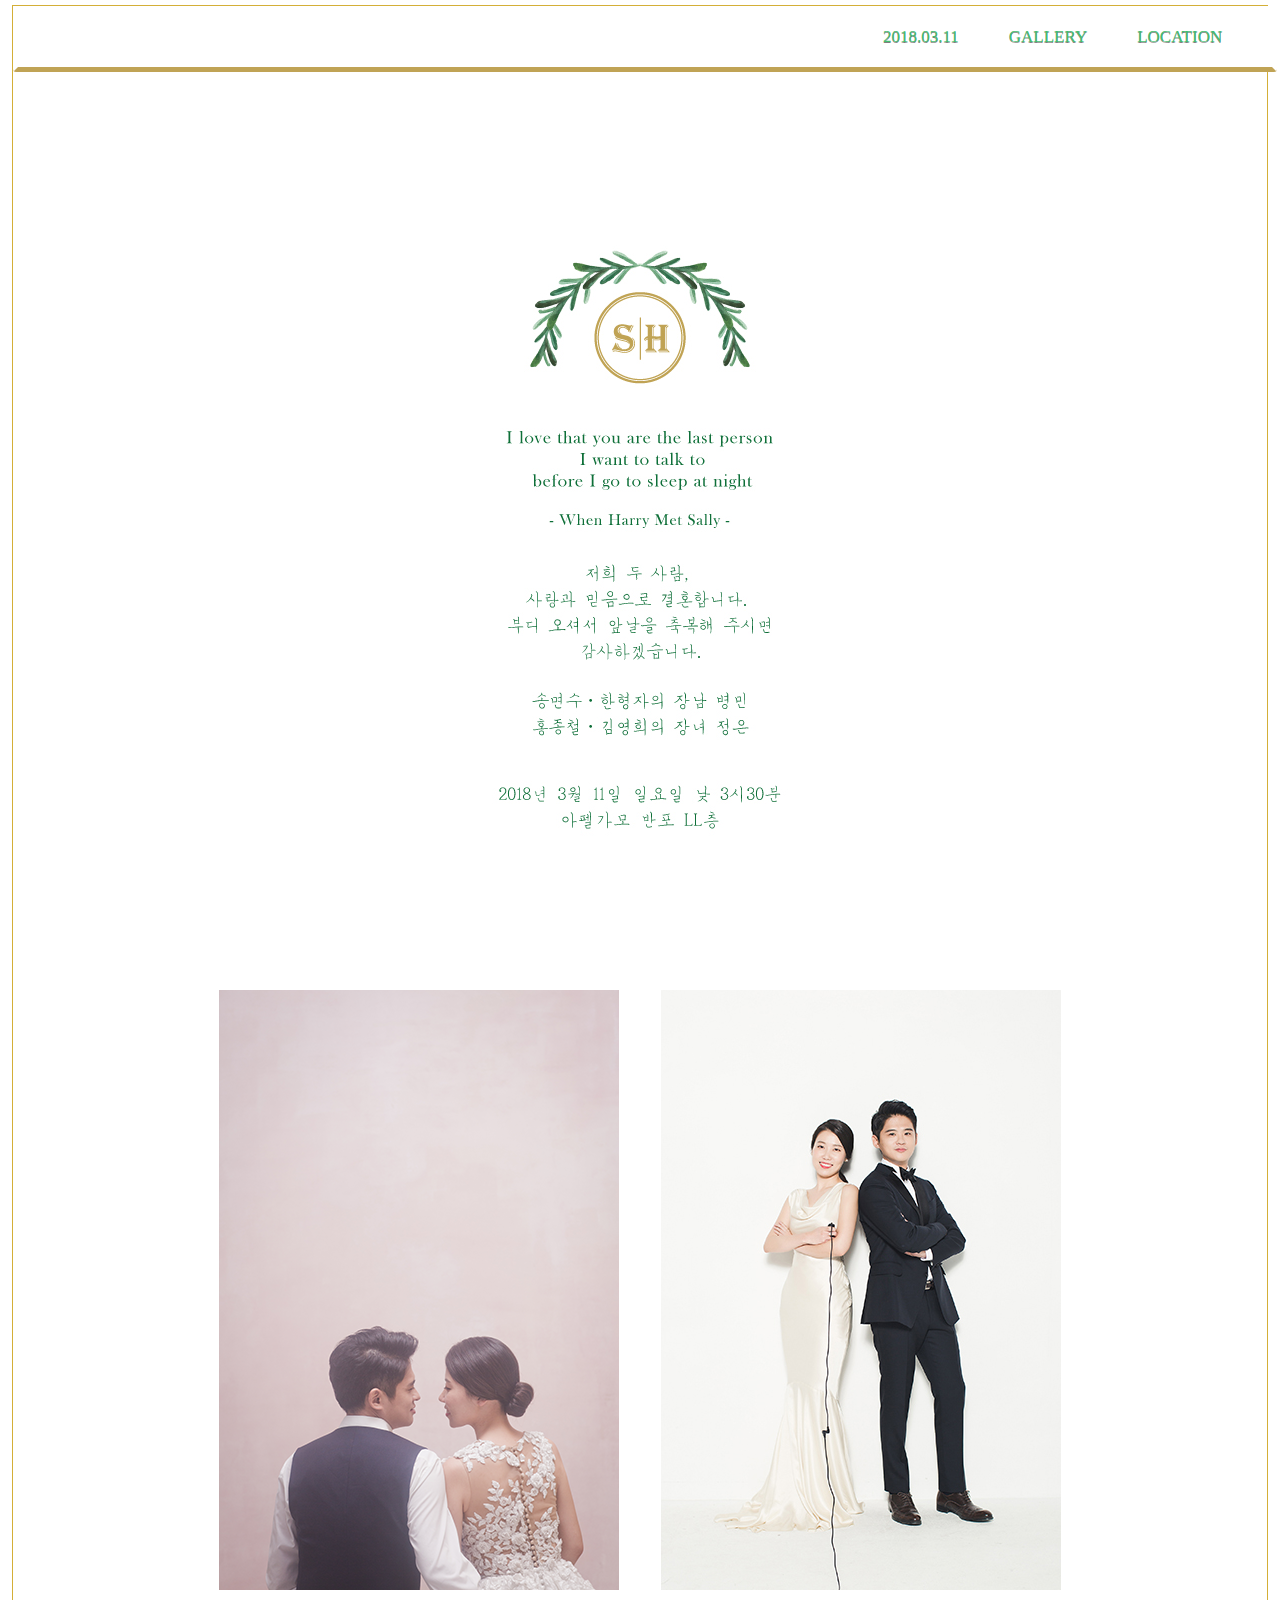
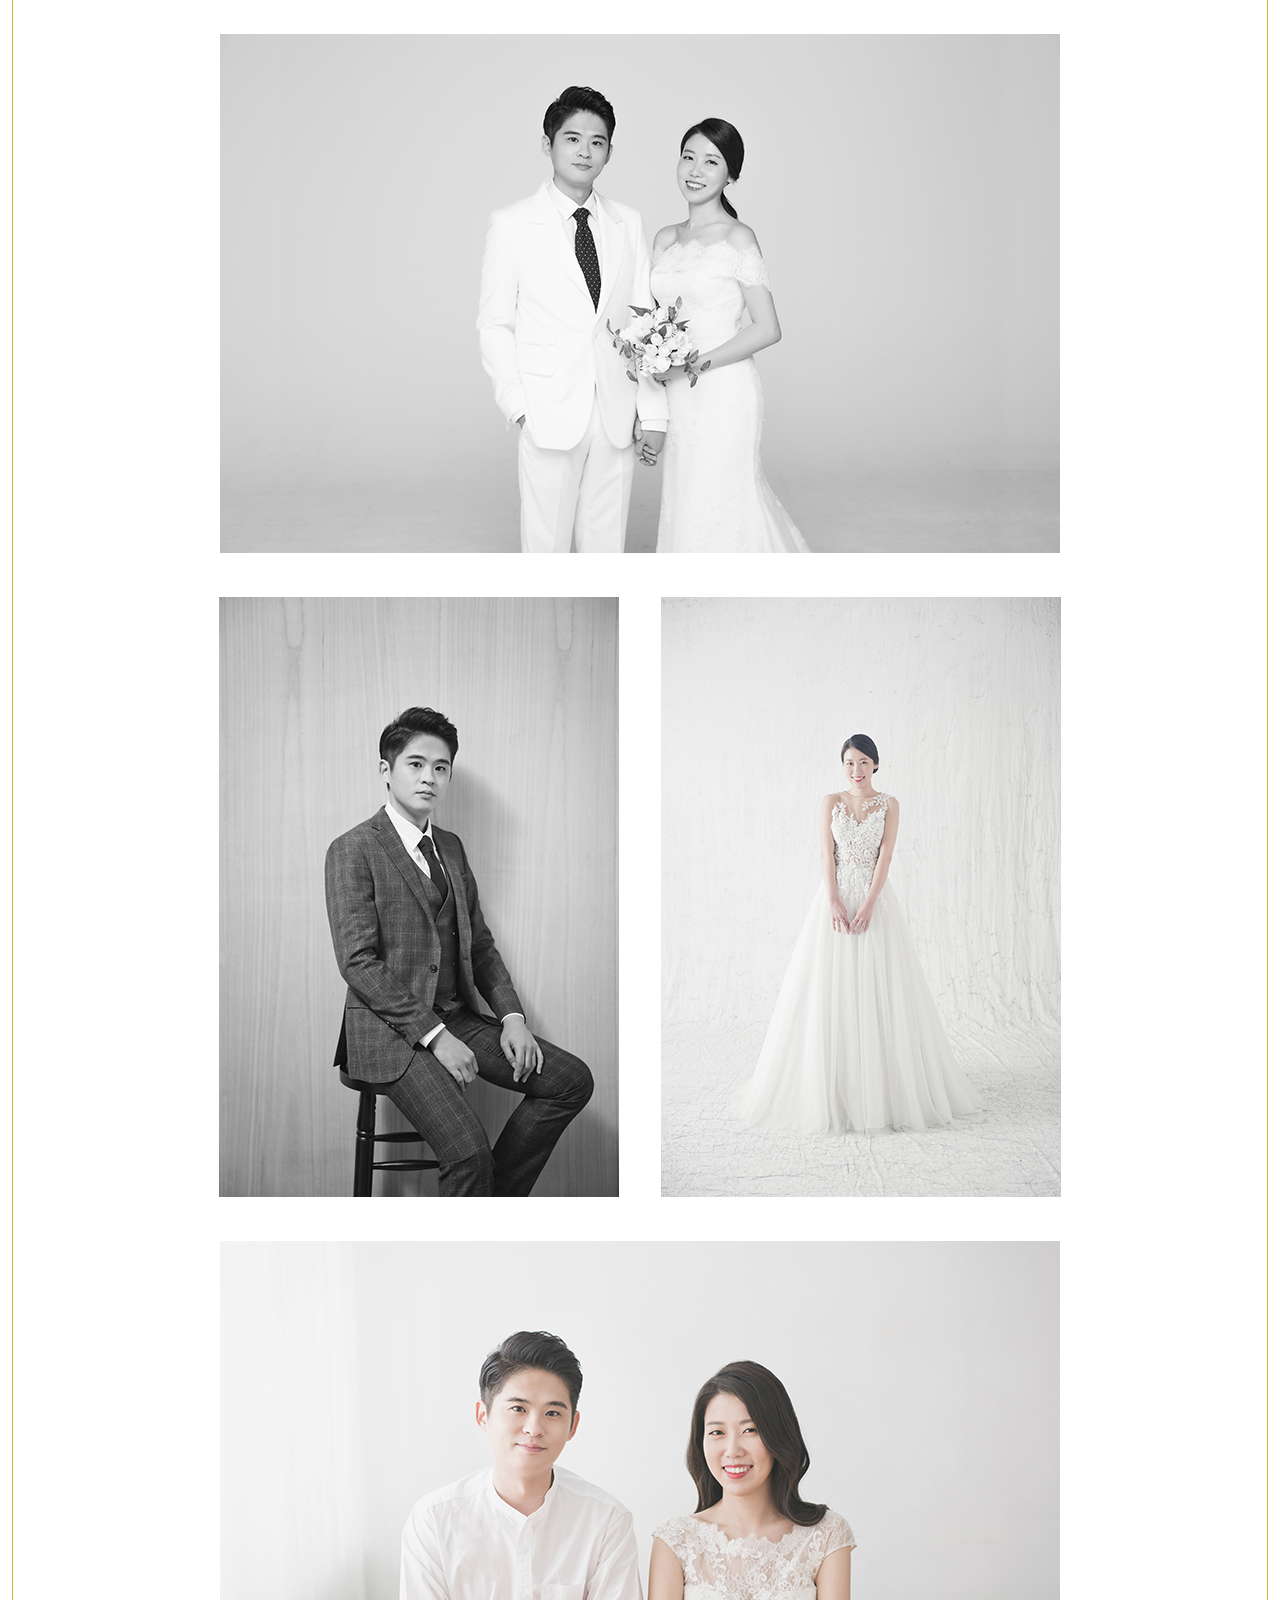
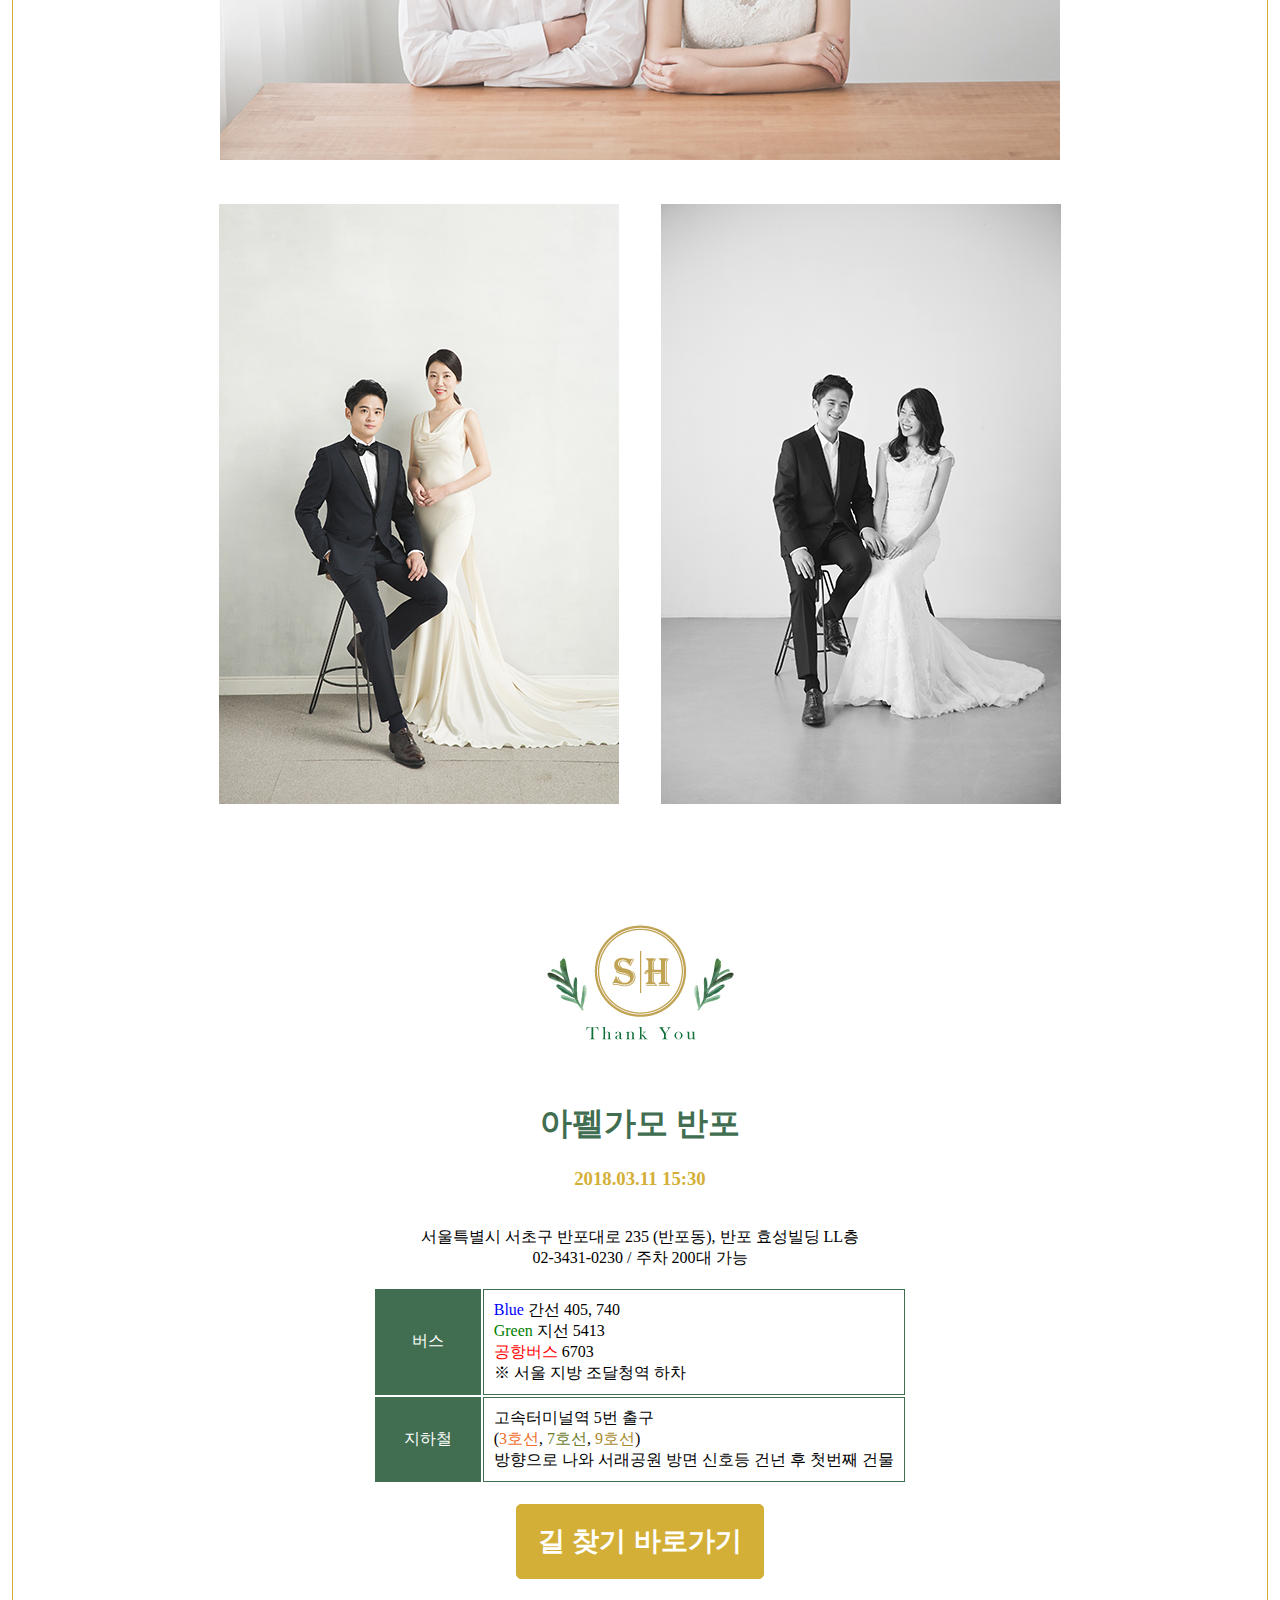
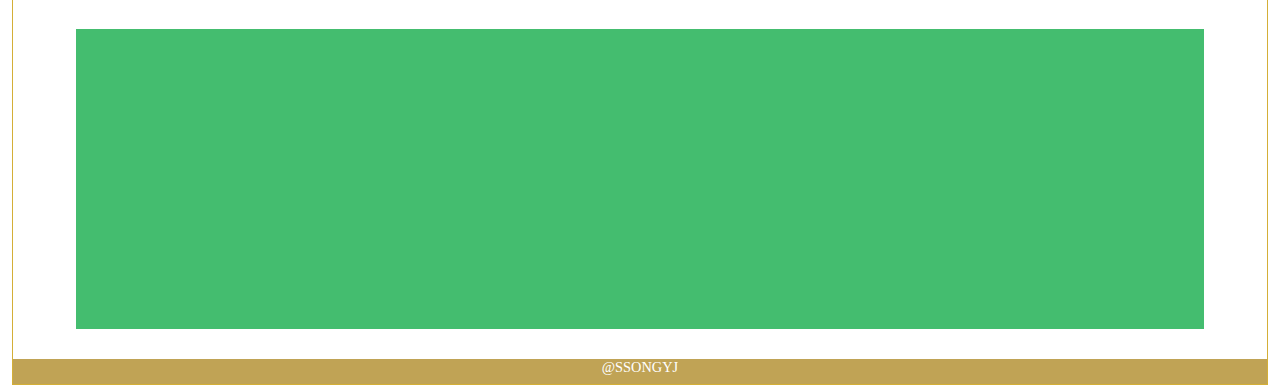
<file: index.html>
<!DOCTYPE html>
<html>
<head>
  <meta http-equiv="Content-Type" content="text/html; charset=UTF-8"/>
  <meta name="viewport" content="width=device-width">
  <title>2018.03.11</title>
  <link href="css/style.css" type="text/css" rel="stylesheet" />
  <script type="text/javascript" src="//dapi.kakao.com/v2/maps/sdk.js?appkey=b0bb13ea002a02ebdb988fb5363ca50b"></script>
  <script src="js/jquery-3.3.1.js" ></script>
  <script src="js/common.js"></script>
  <!-- Global site tag (gtag.js) - Google Analytics -->
  <script async src="https://www.googletagmanager.com/gtag/js?id=UA-113486995-1"></script>
  <script>
    window.dataLayer = window.dataLayer || [];
    function gtag(){dataLayer.push(arguments);}
    gtag('js', new Date());
    gtag('config', 'UA-113486995-1');
  </script>
</head>
<body>
  <div id="mndiv" >
    <nav class="menu">
      <a class="toggle-nav">
        <img src="img/mobile.png" style="width:200px;float:right;"/>
      </a>
      <ul class="active">
        <!-- <li class="current-item"><a href="index.html">HOME</a></li> -->
        <li><a href="#home">2018.03.11</a></li>
        <li><a href="#gallery">GALLERY</a></li>
        <li><a href="#location">LOCATION</a></li>
      </ul>
    </nav>
  </div>
  <div id="home" class="container" style="">
    <image src="img/hello_.png"></image>
  </div>
  <div id="gallery" class="container">
    <div class="sub_block">
        <img src="img/pich1.png" id="pich1" class="thumb"
              style="margin-right:19px;"/>

        <!-- <img src="img/pich1_d.png" id="pich1" class="thumb"
             style="margin-right:19px;"
             onmouseover="this.src='img/pich1.png'"
             onmouseout="this.src='img/pich1_d.png'"/> -->

        <img src="img/pich2.png" id="pich2" class="thumb"
              style="margin-left:19px;"/>
    </div>
    <div class="sub_block">
        <img src="img/picw1.png" id="picw1" class="thumb"
              style="margin:40px auto 40px auto;"/>
    </div>
    <div class="sub_block">
      <img src="img/pich3.png" id="pich3" class="thumb"
            style="margin-right:19px;"/>

      <img src="img/pich4.png" id="pich4" class="thumb"
            style="margin-left:19px;"/>
    </div>
    <div class="sub_block">
      <img src="img/picw2.png" id="picw2" class="thumb"
            style="margin:40px auto 40px auto;"/>
    </div>
    <div class="sub_block">
      <img src="img/pich5.png" id="pich5" class="thumb"
            style="margin-right:19px;"/>

      <img src="img/pich6.png" id="pich6" class="thumb"
            style="margin-left:19px;"/>
    </div>
  </div>
  <div id="location" class="container">
    <img src="img/thankyou.png" style="width:213px"/>
    <br />
    <br />
    <div id="address">
      <font color="#416e51">
        <h1>아펠가모 반포</h1>
      </font>
      <font color="#D4AF37">
        <h3>2018.03.11 15:30</h3>
      </font>
      <br />
      서울특별시 서초구 반포대로 235 (반포동), 반포 효성빌딩 LL층
      <br />
      02-3431-0230 / 주차 200대 가능
    </div>
    <br />

    <div style="margin:auto">
      <table style="margin:auto">
        <tr>
          <td class="title">
            버스
          </td>
          <td class="content">
            <font color="blue">Blue</font> 간선 405, 740
            <br />
            <font color="green">Green</font> 지선 5413
            <br />
            <font color="red">공항버스</font> 6703
            <br />
            ※ 서울 지방 조달청역 하차
            <!-- <br />
            반포 효성빌딩 LL층 -->
          </td>
        </tr>
        <tr>
          <td class="title">
            지하철
          </td>
          <td class="content">
            고속터미널역 5번 출구
            <br />
            (<font color="#ef6d29">3호선</font>, <font color="#6b7b2b">7호선</font>, <font color="#a78a2b">9호선</font>)
            <br />
            방향으로 나와 서래공원 방면 신호등 건넌 후 첫번째 건물
            <!-- <br />
            (반포 효성빌딩) LL층 -->
          </td>
        </tr>

      </table>
    </div>
    <a href="http://map.daum.net/link/to/아펠가모반포,37.5009666,127.00333" target="_blank">
       <button><h1>&nbsp;&nbsp;길 찾기 바로가기&nbsp;&nbsp;</h1></button>
    </a>
    <div id="map"></div>

    <script>
      var mapContainer = document.getElementById('map'), // 지도를 표시할 div
          mapOption = {
              center: new daum.maps.LatLng(37.5009666, 127.00333),
              level: 3 // 지도의 확대 레벨
          };

      var map = new daum.maps.Map(mapContainer, mapOption); // 지도를 생성합니다

      // 마커가 표시될 위치입니다
      var markerPosition  = new daum.maps.LatLng(37.5009666, 127.00333);

      // 마커를 생성합니다
      var marker = new daum.maps.Marker({
          position: markerPosition
      });

      // 마커가 지도 위에 표시되도록 설정합니다
      marker.setMap(map);

      // 일반 지도와 스카이뷰로 지도 타입을 전환할 수 있는 지도타입 컨트롤을 생성합니다
      var mapTypeControl = new daum.maps.MapTypeControl();

      // 지도에 컨트롤을 추가해야 지도위에 표시됩니다
      // daum.maps.ControlPosition은 컨트롤이 표시될 위치를 정의하는데 TOPRIGHT는 오른쪽 위를 의미합니다
      map.addControl(mapTypeControl, daum.maps.ControlPosition.TOPRIGHT);

      // 지도 확대 축소를 제어할 수 있는  줌 컨트롤을 생성합니다
      var zoomControl = new daum.maps.ZoomControl();
      map.addControl(zoomControl, daum.maps.ControlPosition.RIGHT);

    </script>


  </div>

  <div id="footer">
    @SSONGYJ
  </div>

</body>
</html>
</file>
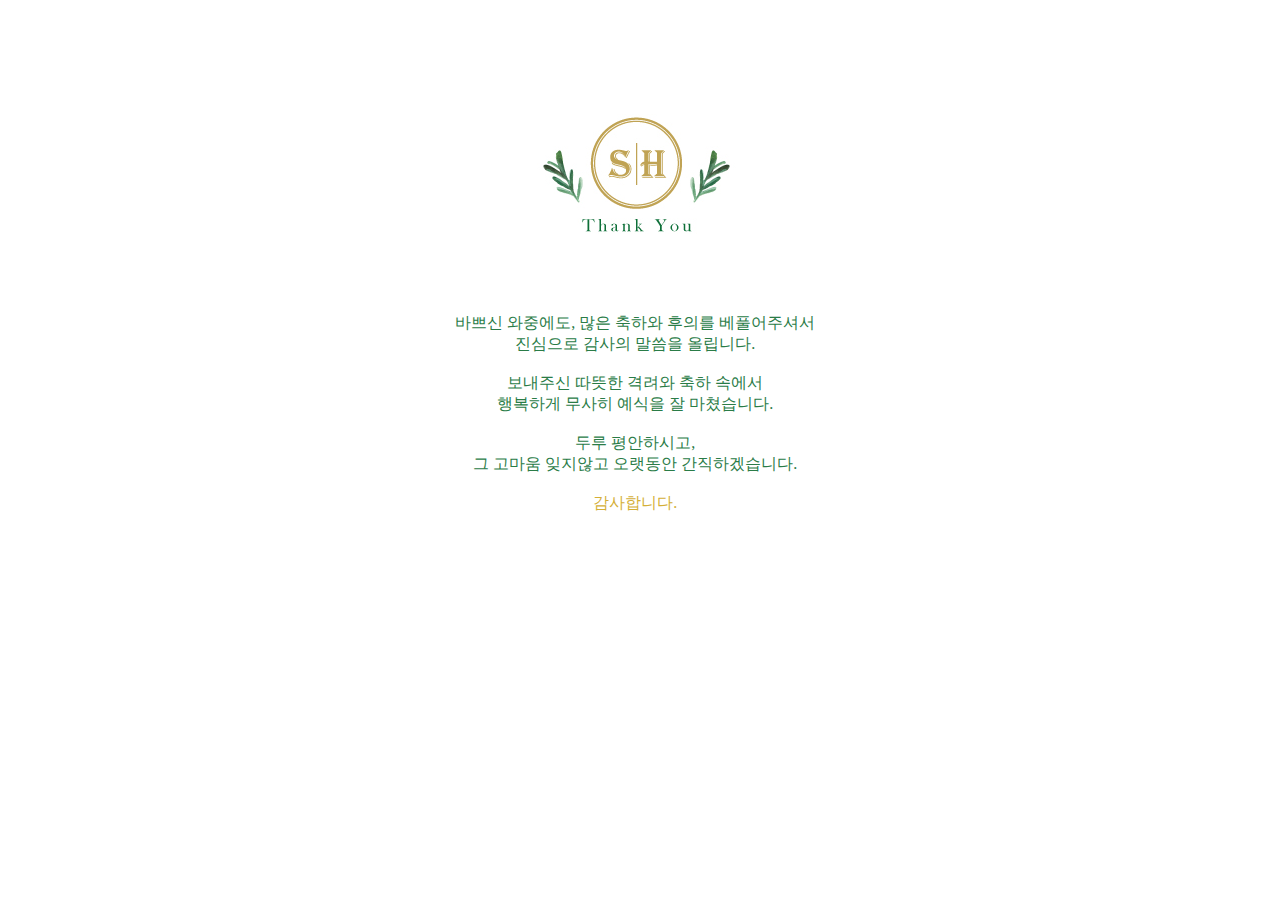
<file: index_bye.html>
<!DOCTYPE html>
<html>
<head>
  <meta http-equiv="Content-Type" content="text/html; charset=UTF-8"/>
  <meta name="viewport" content="width=device-width">
  <title>2018.03.11</title>
  <!-- <link href="css/style.css" type="text/css" rel="stylesheet" />
  <script type="text/javascript" src="//dapi.kakao.com/v2/maps/sdk.js?appkey=b0bb13ea002a02ebdb988fb5363ca50b"></script> -->
  <script src="js/jquery-3.3.1.js" ></script>
  <script src="js/common.js"></script>
  <!-- Global site tag (gtag.js) - Google Analytics -->
  <script async src="https://www.googletagmanager.com/gtag/js?id=UA-113486995-1"></script>
  <script>
    window.dataLayer = window.dataLayer || [];
    function gtag(){dataLayer.push(arguments);}
    gtag('js', new Date());
    gtag('config', 'UA-113486995-1');
  </script>
</head>
<body style="width:98%;height:98%">
  <div style="width:100%;margin:100px auto; padding:auto;text-align:center;color:#2a7c47;">
    <img src="img/thankyou.png" style="width:213px;margin-bottom:40px;"/>
    <br />
    <br />
    바쁘신 와중에도, 많은 축하와 후의를 베풀어주셔서
    <br />
    진심으로 감사의 말씀을 올립니다.
    <br />
    <br />
    보내주신 따뜻한 격려와 축하 속에서
    <br />
    행복하게 무사히 예식을 잘 마쳤습니다.
    <br />
    <br />
    두루 평안하시고,
    <br />
    그 고마움 잊지않고 오랫동안 간직하겠습니다.
    <br />
    <br />
    <font color="#D4AF37">감사합니다.</font>
    <br />
    <br />
    <br />
    <br />
  </div>
</body>
</html>
</file>
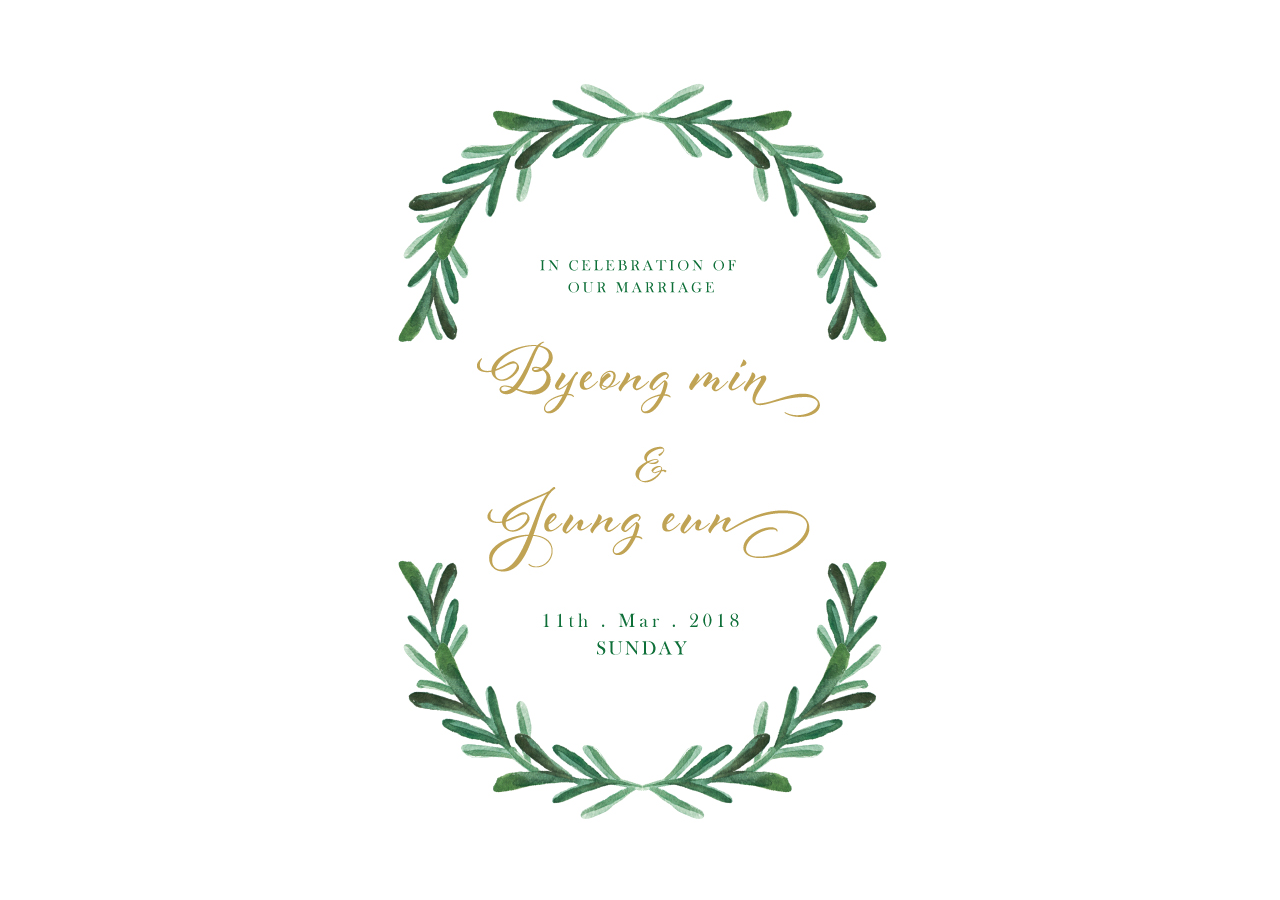
<file: index_old.html>
<!DOCTYPE html>
<html>
  <head>
    <meta charset="utf-8">
    <title>2018.03.11</title>
    <link rel="stylesheet" type="text/css" href="css/style.css">
  </head>
  <body style="text-align:center;border-style:none">
    <br />
    <a href="wedding.html">
      <img src="img/main.png" style="max-width:98%" id="indexImg"/>
    </a>
  </body>
</html>
</file>
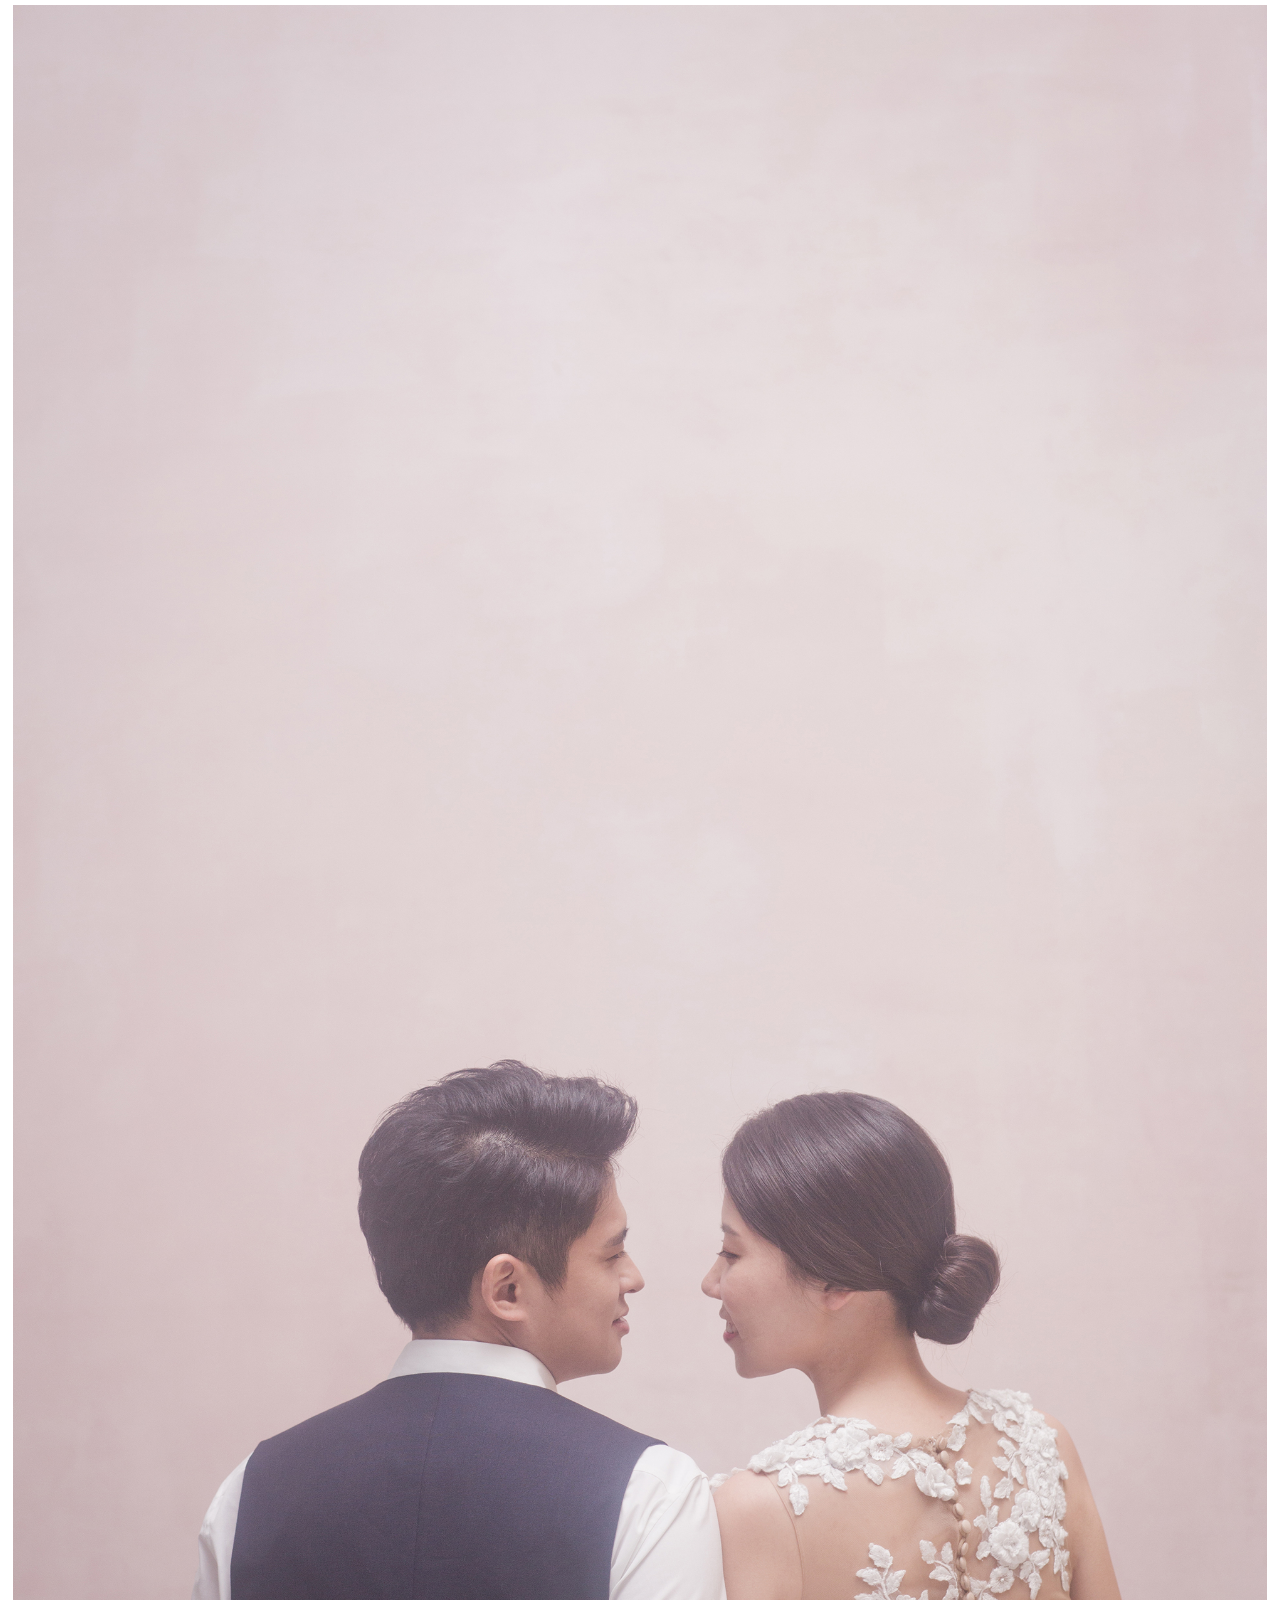
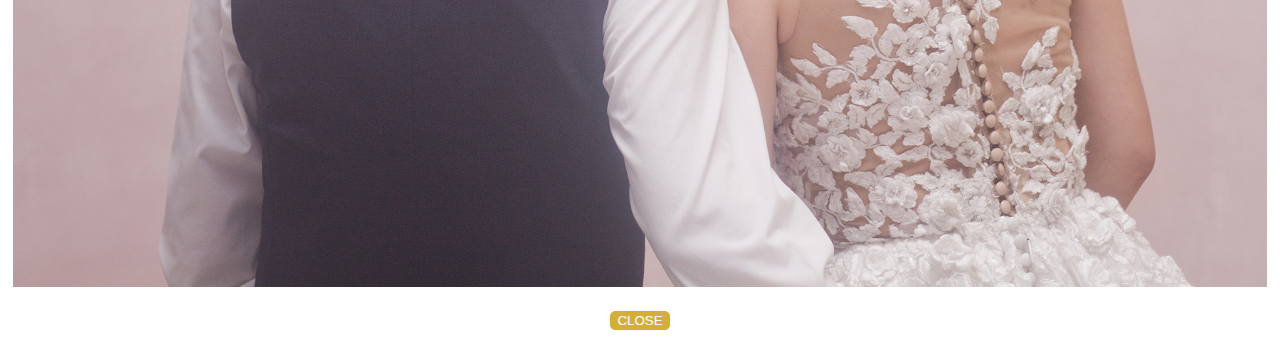
<file: pich1.html>
<!DOCTYPE html>
<html>
<head>
  <meta name="viewport" content="width=device-width">
  <title>2018.03.11</title>
  <link href="css/style.css" type="text/css" rel="stylesheet" />
  <script src="js/jquery-3.3.1.js" ></script>
  <script src="js/common.js"></script>
</head>
<body style="text-align:center;border-style:none">
  <img src="img/full/pich1.JPG" style="max-width:100%;"/>
  <br />
  <button onclick="closeWin();">CLOSE</button>
</body>
</html>
</file>
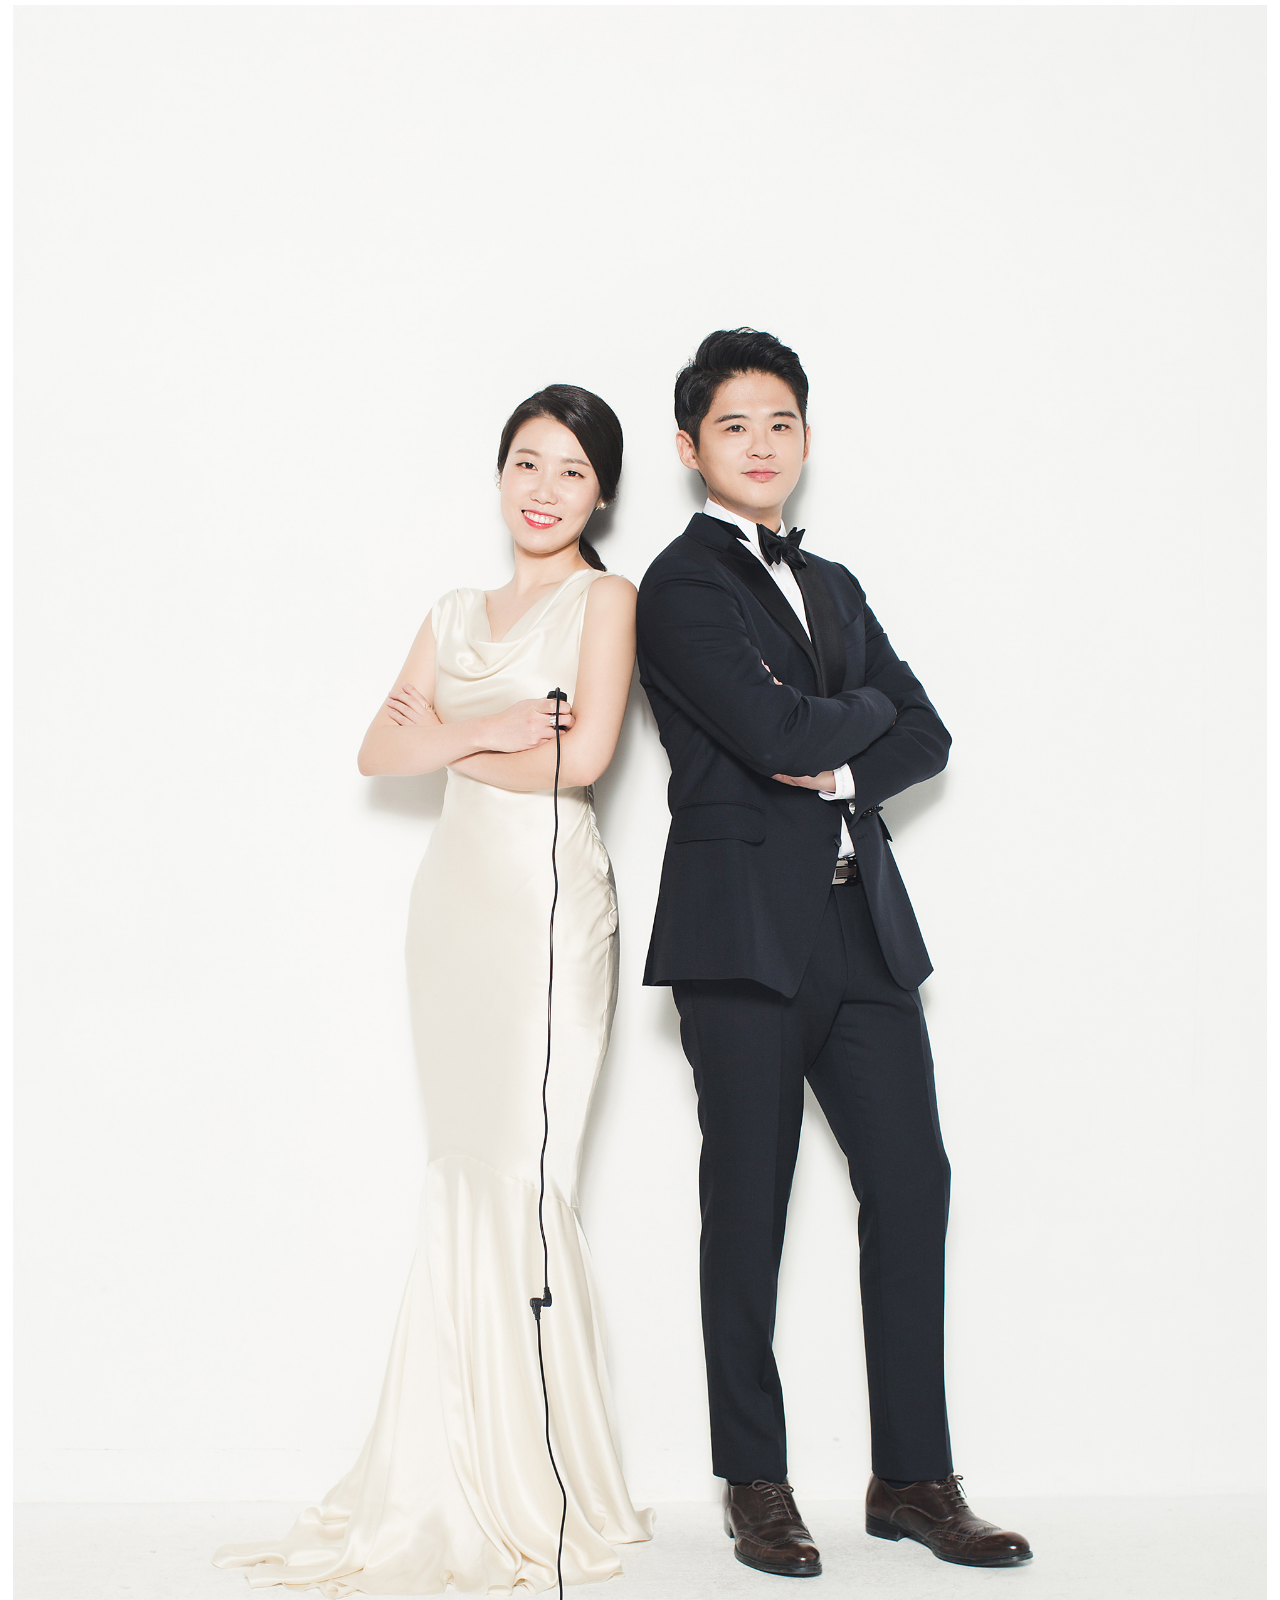
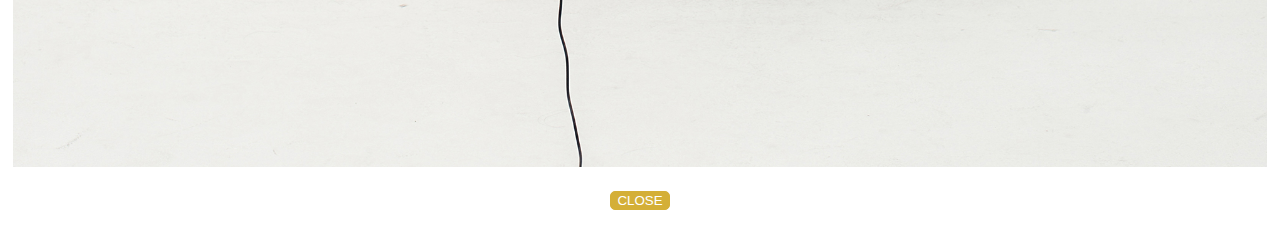
<file: pich2.html>
<!DOCTYPE html>
<html>
<head>
  <meta name="viewport" content="width=device-width">
  <title>2018.03.11</title>
  <link href="css/style.css" type="text/css" rel="stylesheet" />
  <script src="js/jquery-3.3.1.js" ></script>
  <script src="js/common.js"></script>
</head>
<body style="text-align:center;border-style:none">
  <img src="img/full/pich2.jpg" style="max-width:100%;"/>
  <br />
  <button onclick="closeWin();">CLOSE</button>
</body>
</html>
</file>
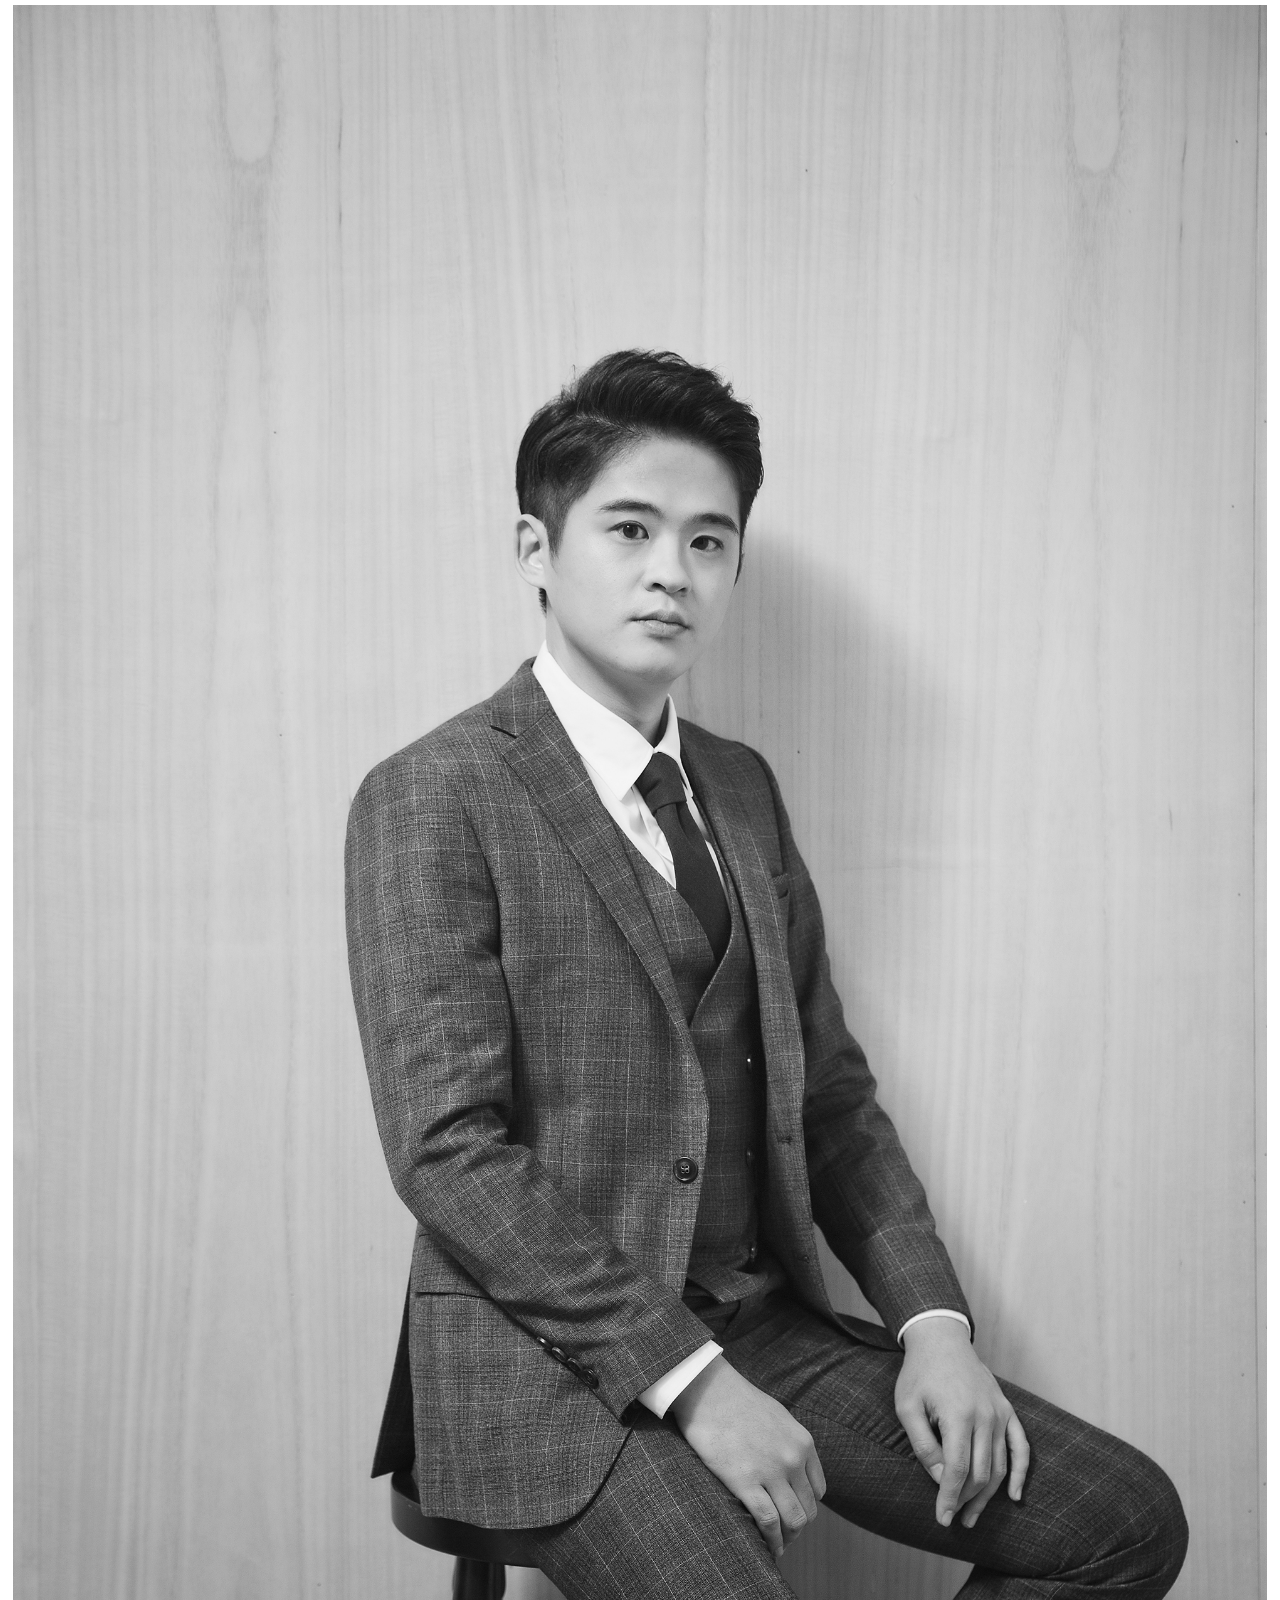
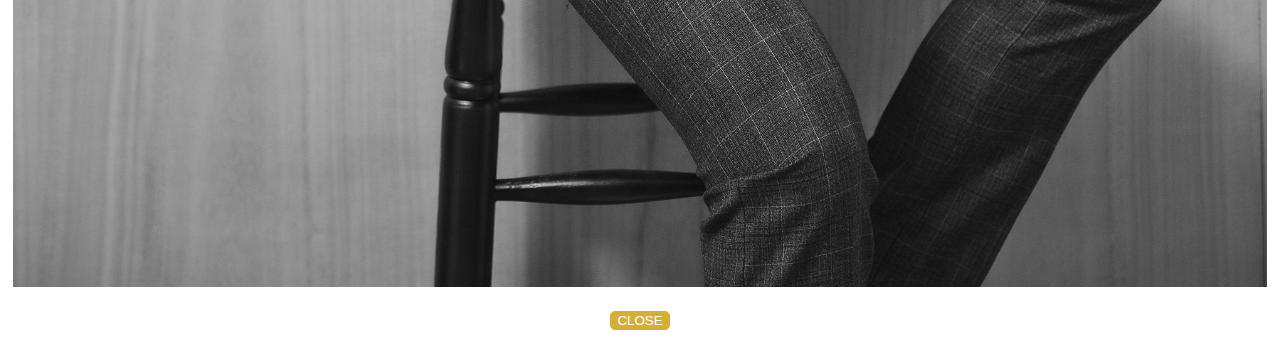
<file: pich3.html>
<!DOCTYPE html>
<html>
<head>
  <meta name="viewport" content="width=device-width">
  <title>2018.03.11</title>
  <link href="css/style.css" type="text/css" rel="stylesheet" />
  <script src="js/jquery-3.3.1.js" ></script>
  <script src="js/common.js"></script>
</head>
<body style="text-align:center;border-style:none">
  <img src="img/full/pich3.jpg" style="max-width:100%;"/>
  <br />
  <button onclick="closeWin();">CLOSE</button>
</body>
</html>
</file>
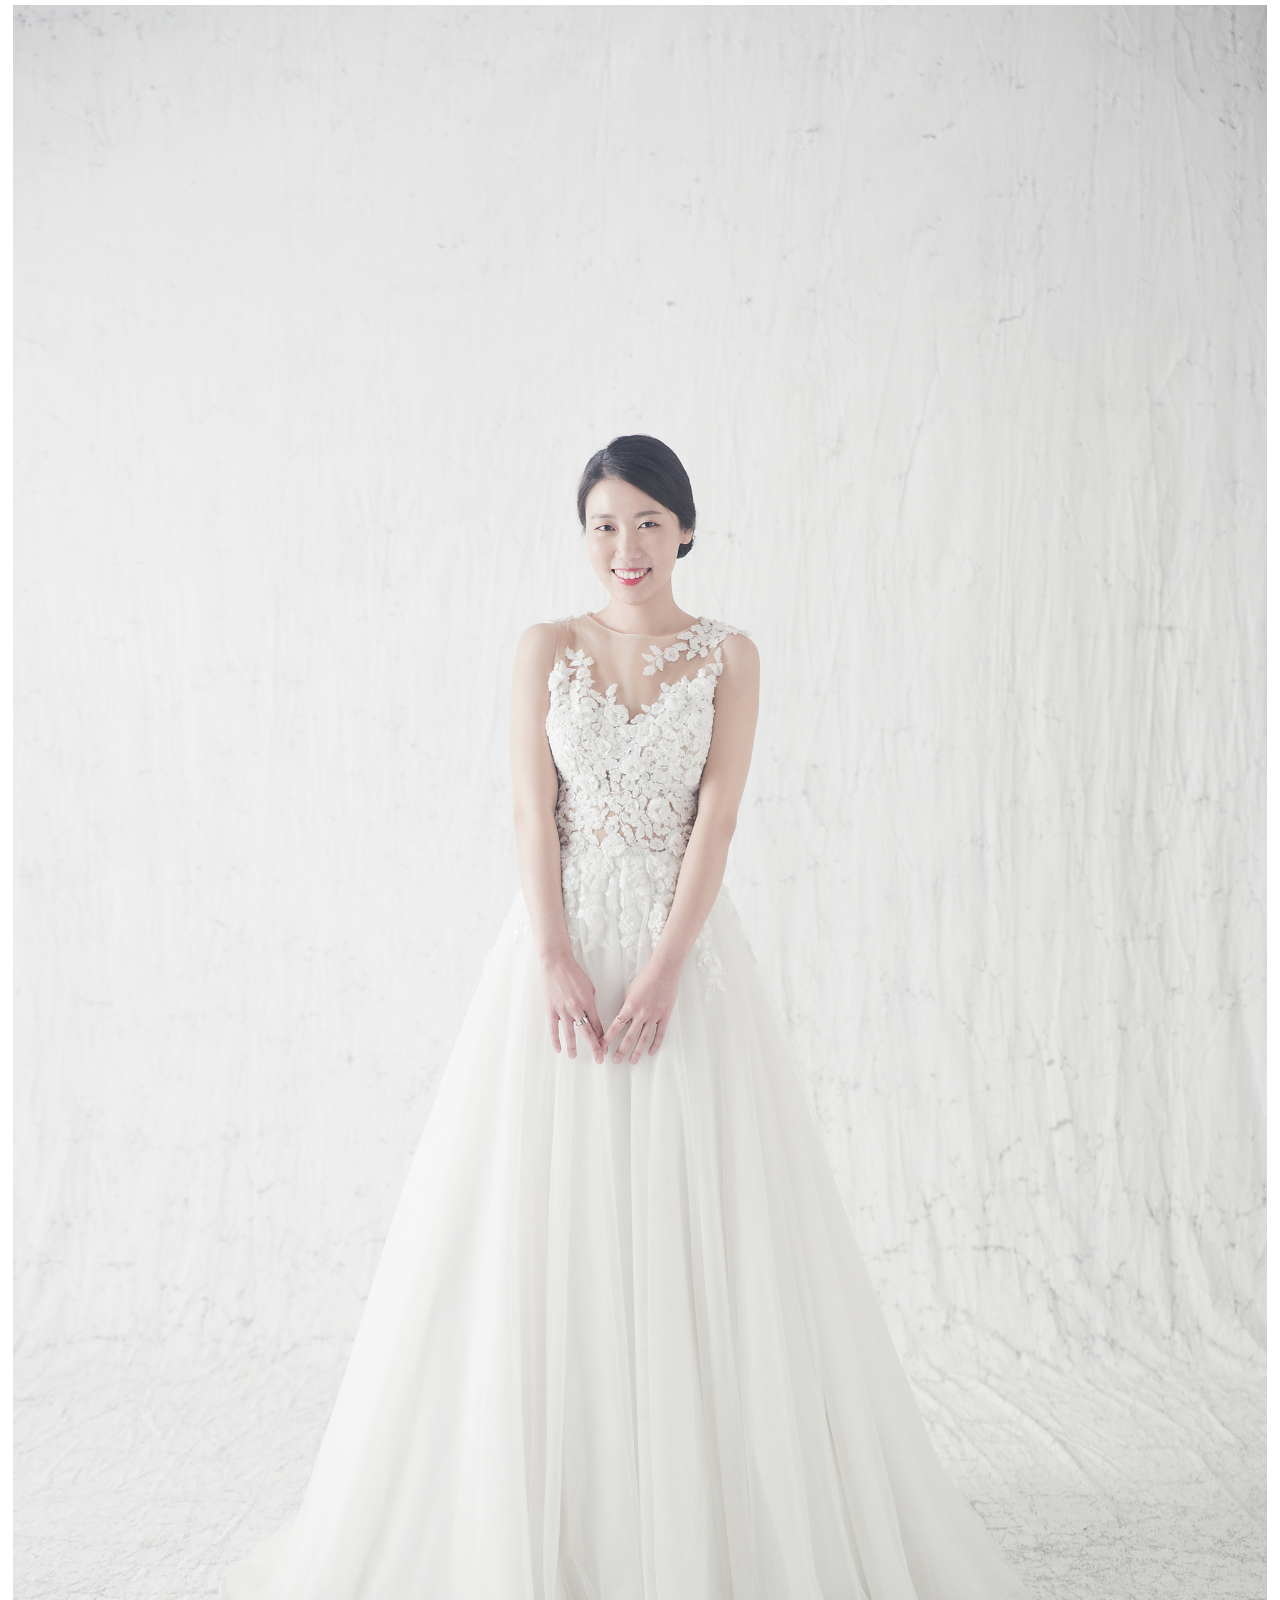
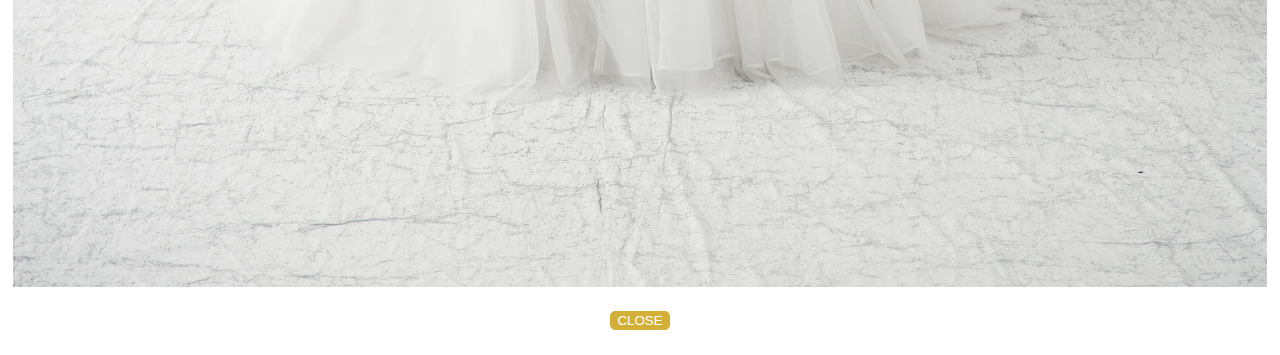
<file: pich4.html>
<!DOCTYPE html>
<html>
<head>
  <meta name="viewport" content="width=device-width">
  <title>2018.03.11</title>
  <link href="css/style.css" type="text/css" rel="stylesheet" />
  <script src="js/jquery-3.3.1.js" ></script>
  <script src="js/common.js"></script>
</head>
<body style="text-align:center;border-style:none">
  <img src="img/full/pich4.jpg" style="max-width:100%;"/>
  <br />
  <button onclick="closeWin();">CLOSE</button>
</body>
</html>
</file>
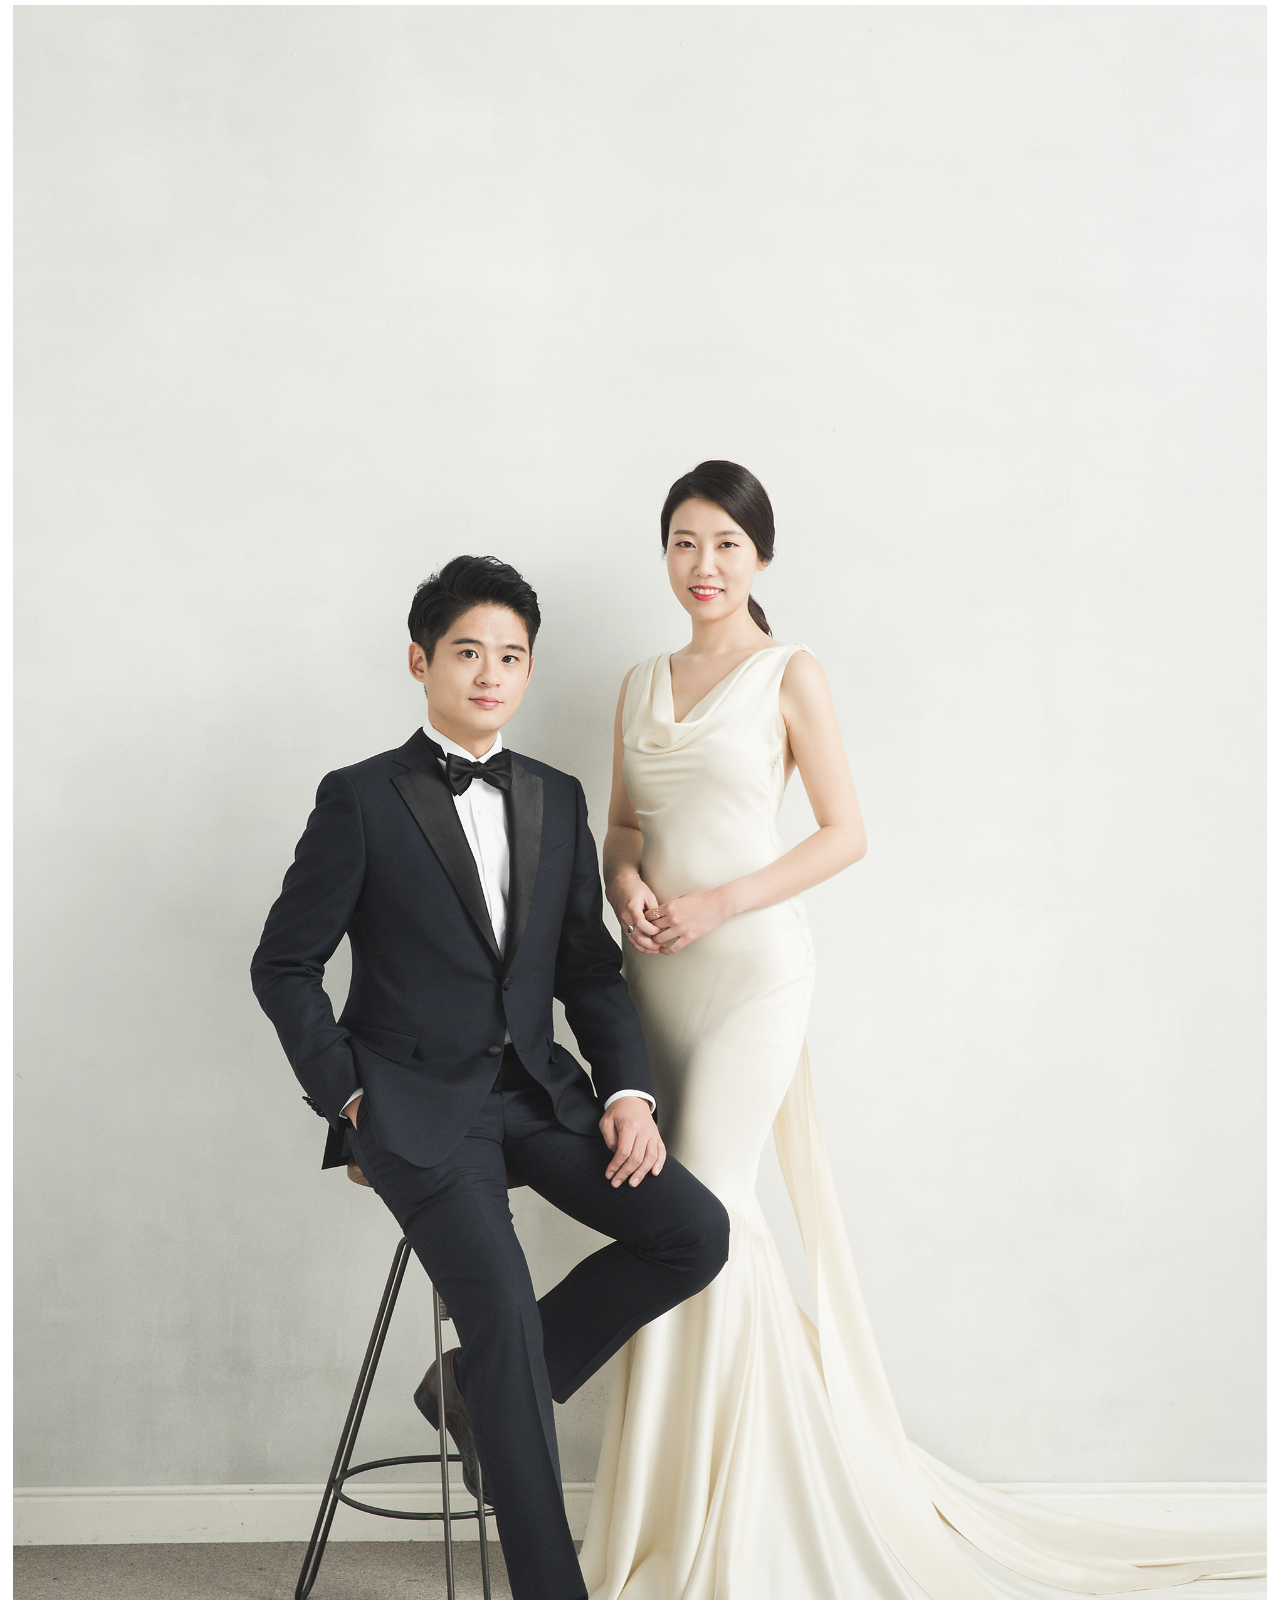
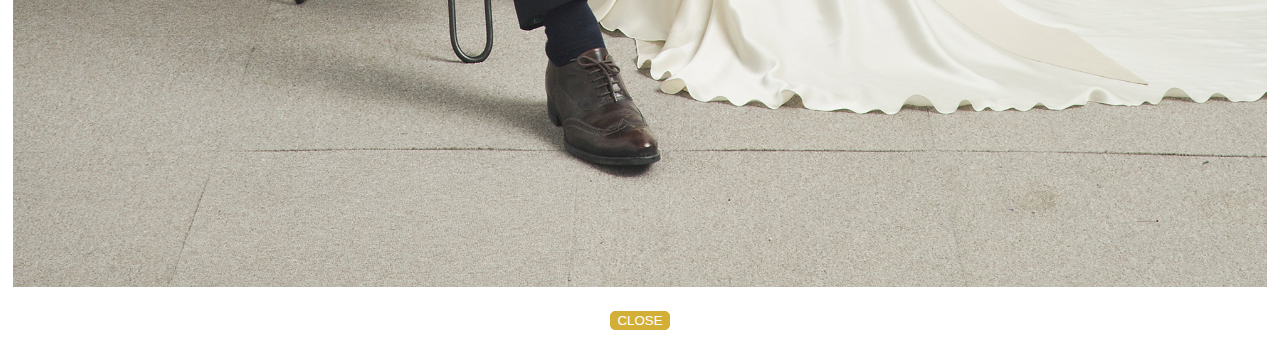
<file: pich5.html>
<!DOCTYPE html>
<html>
<head>
  <meta name="viewport" content="width=device-width">
  <title>2018.03.11</title>
  <link href="css/style.css" type="text/css" rel="stylesheet" />
  <script src="js/jquery-3.3.1.js" ></script>
  <script src="js/common.js"></script>
</head>
<body style="text-align:center;border-style:none">
  <img src="img/full/pich5.jpg" style="max-width:100%;"/>
  <br />
  <button onclick="closeWin();">CLOSE</button>
</body>
</html>
</file>
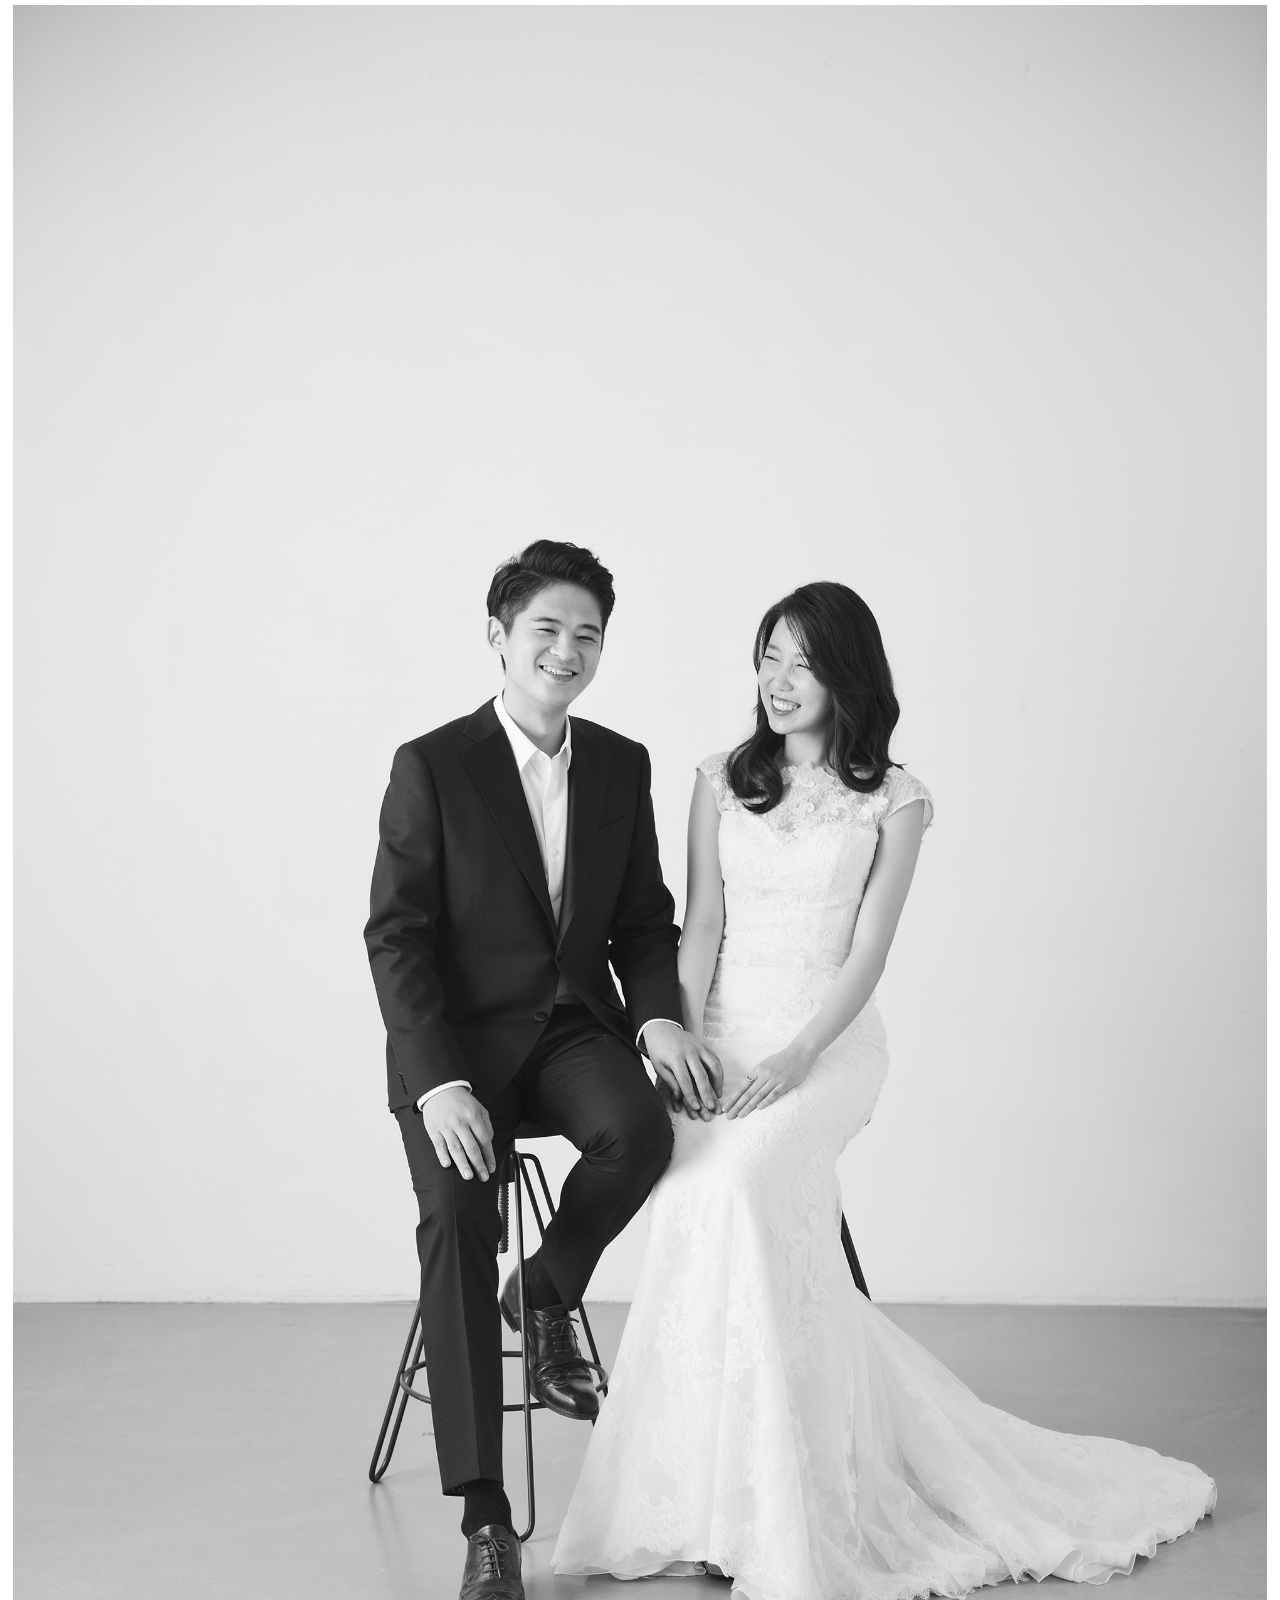
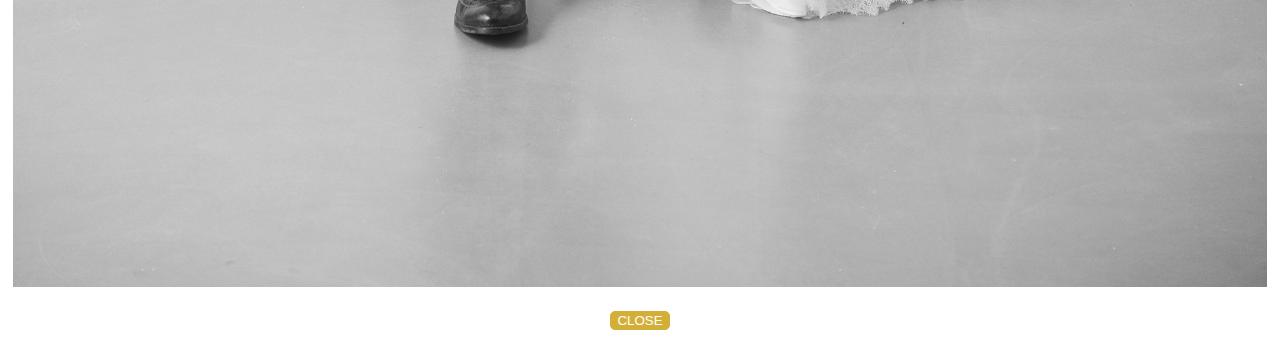
<file: pich6.html>
<!DOCTYPE html>
<html>
<head>
  <meta name="viewport" content="width=device-width">
  <title>2018.03.11</title>
  <link href="css/style.css" type="text/css" rel="stylesheet" />
  <script src="js/jquery-3.3.1.js" ></script>
  <script src="js/common.js"></script>
</head>
<body style="text-align:center;border-style:none">
  <img src="img/full/pich6.jpg" style="max-width:100%;"/>
  <br />
  <button onclick="closeWin();">CLOSE</button>
</body>
</html>
</file>
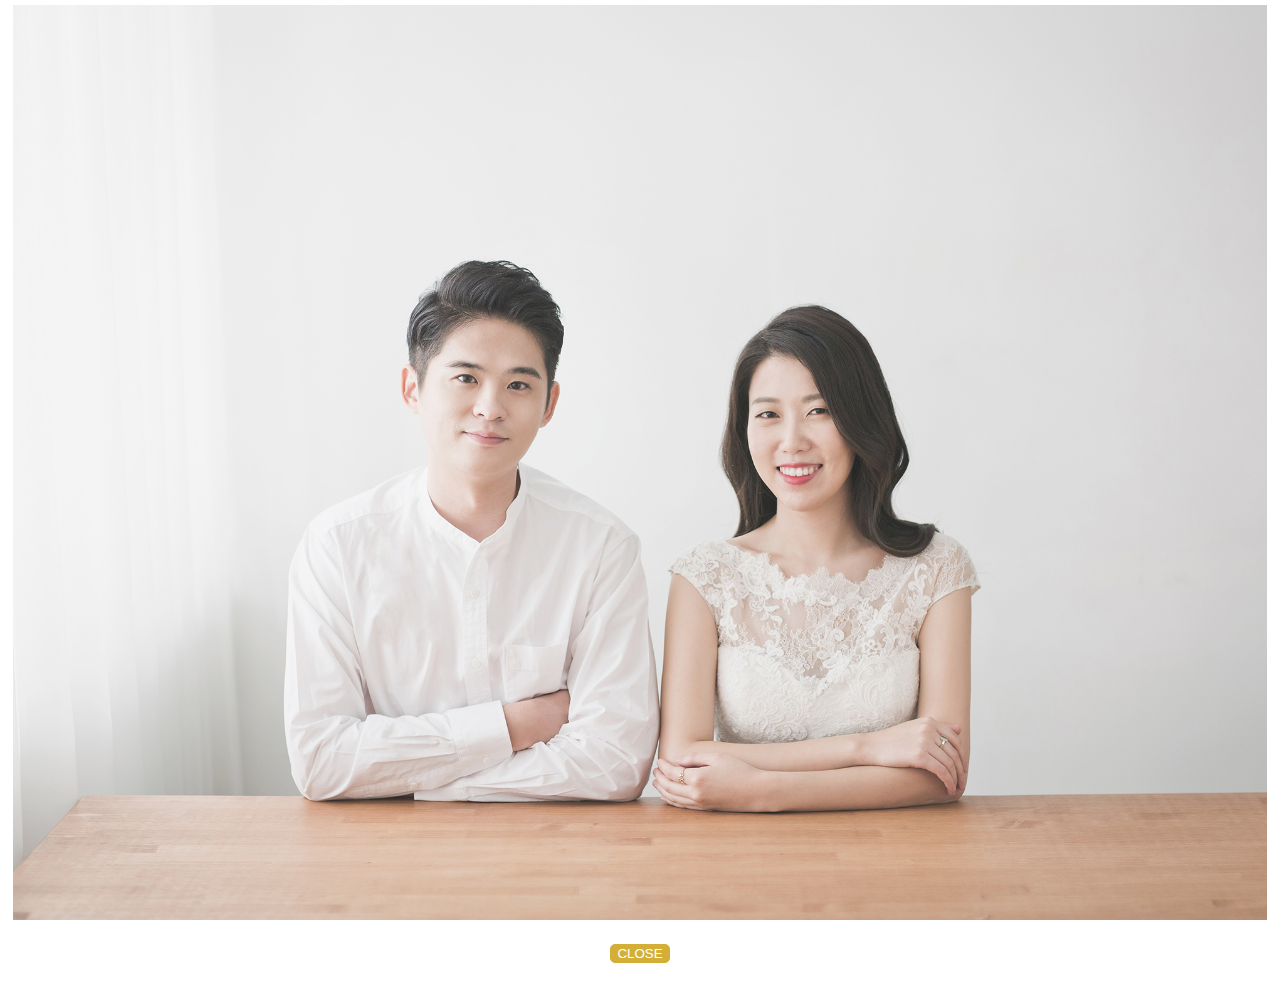
<file: picw2.html>
<!DOCTYPE html>
<html>
<head>
  <meta name="viewport" content="width=device-width">
  <title>2018.03.11</title>
  <link href="css/style.css" type="text/css" rel="stylesheet" />
  <script src="js/jquery-3.3.1.js" ></script>
  <script src="js/common.js"></script>
</head>
<body style="text-align:center;border-style:none">
  <img src="img/full/picw2.JPG" style="max-width:100%;"/>
  <br />
  <button onclick="closeWin();">CLOSE</button>
</body>
</html>
</file>
<file: css/style.css>
@import url('https://fonts.googleapis.com/css?family=Courgette|Quicksand|Roboto+Mono');
@import url('https://fonts.googleapis.com/css?family=Sriracha');

.toggle-nav {
  display:none;
}
body{
  /* font-family: 'Sriracha','Roboto Mono','Courgette'; */
  text-align:center;
  width:98%;
  border:1px solid #D4AF37;
  margin:5px auto 5px auto;
}
#mndiv {
  width:98%;
  z-index:1;
  height:50px;
  display:block;
  margin:0px;
  padding:0px;
}
nav {
  max-width:98%;
  padding:0px;
  margin:0px;
}
.menu {
  width:100%;
  padding:0px;
}
.menu ul {
  display:inline-block;
}
.menu li {
  margin:0px 50px 0px 0px;
  float:left;
  list-style:none;
  font-size:17px;
}
.menu li:last-child {
  /* margin-right:0px; */
}
.menu a {
  text-decoration:none;
  text-shadow:0px 1px 0px rgba(0,0,0,0.5);
  color:#44bd6f;
  /* transition:color linear 0.15s; */
}
.menu a:hover, .menu .current-item a {
  text-decoration:none;
  color:#c0a355;
}
.container {
  min-height:400px;
  width:100%;
  margin:0px;
  align-items: center;
  text-align:center;
  overflow: auto;
  clear:left;
  padding-top:100px;
}

#map {
  background-color: #44bd6f;
}

#footer {
  width:100%;
  text-align:center;
  height:25px !important;
  background-color: #c0a355;
  color:#FFFFFF;
  font-size: 0.9em;
  margin:0px;
}


@media screen and (min-width: 860px) {
  .menu {
    width:100%;
    /* padding:10px 50px; */
    /* box-shadow:0px 1px 1px rgba(0,0,0,0.15); */
    border-radius:3px;
    background:#FFFFFF;
    border: 5px solid #FFFFFF;
    border-bottom-color: #c0a355;
    text-align: right !important;
    position: fixed;
  }
  #gallery div{
    /* float: left; */
  }
}
@media screen and (max-width: 1150px) {
}
@media screen and (max-width: 970px) {
}
@media screen and (max-width: 860px) {
  img {
    width:95%;
  }

  #indexImg {
    width: 95% !important;
  }

  .menu {
    /* float:right; */
    position:fixed;
    top:0px;
    display:block;
    width:100%;
  }
  .menu ul.active {
    display:none;
  }
  .menu ul {
    /* width:100%; */
    position:absolute;
    top:110%;
    right:120px;
    padding:10px 18px;
    margin:0px -50px 0px 0px;
    box-shadow:0px 1px 1px rgba(0,0,0,0.15);
    border-radius:3px;
    background:#416e51;
    /* float:right; */
  }
  .menu ul:after {
    width:0px;
    height:0px;
    /* position:absolute; */
    top:0%;
    /* right:0%; */
    /* left:22px; */
    /* content:''; */
    transform:translate(0%, -100%);
    border-left:7px solid transparent;
    border-right:7px solid transparent;
    border-bottom:7px solid #D4AF37;
  }
  .menu li {
    margin:5px 0px 5px 0px;
    float:none;
    display:block;
  }
  .menu a {
    display:block;
    color:#FFFFFF;
  }
  .toggle-nav img{
    border-radius:5px 0px 0px 5px;
    margin:2px -10px 0px 0px;
  }
  .toggle-nav:hover, .toggle-nav.active {
    /* text-decoration:none; */
    color:#FFFFFF;
  }

  .thumb {
    margin:0px !important;
  }
}

#gallery .sub_block {
  /* float:left; */
  clear: both;
  margin:auto;
  align-content: center;
}

#location table td.title{
  width:20%;
  background-color: #416e51;
  color:#FFFFFF;
  border:1px solid #416e51;
}
#location table td.content{
  width:80%;
  text-align:left !important;
  border:1px solid #416e51;
  padding:10px;
}

#address　{
  margin:auto;
  background-color: #cdeca8;
}
#map {
  margin:30px auto 30px auto;
  width:90%;
  height:300px;
}

button {
  background-color: #D4AF37;
  color:#FFFFFF;
  border:1px solid #D4AF37;
  margin:20px;
  border-radius:5px;

}
</file>
